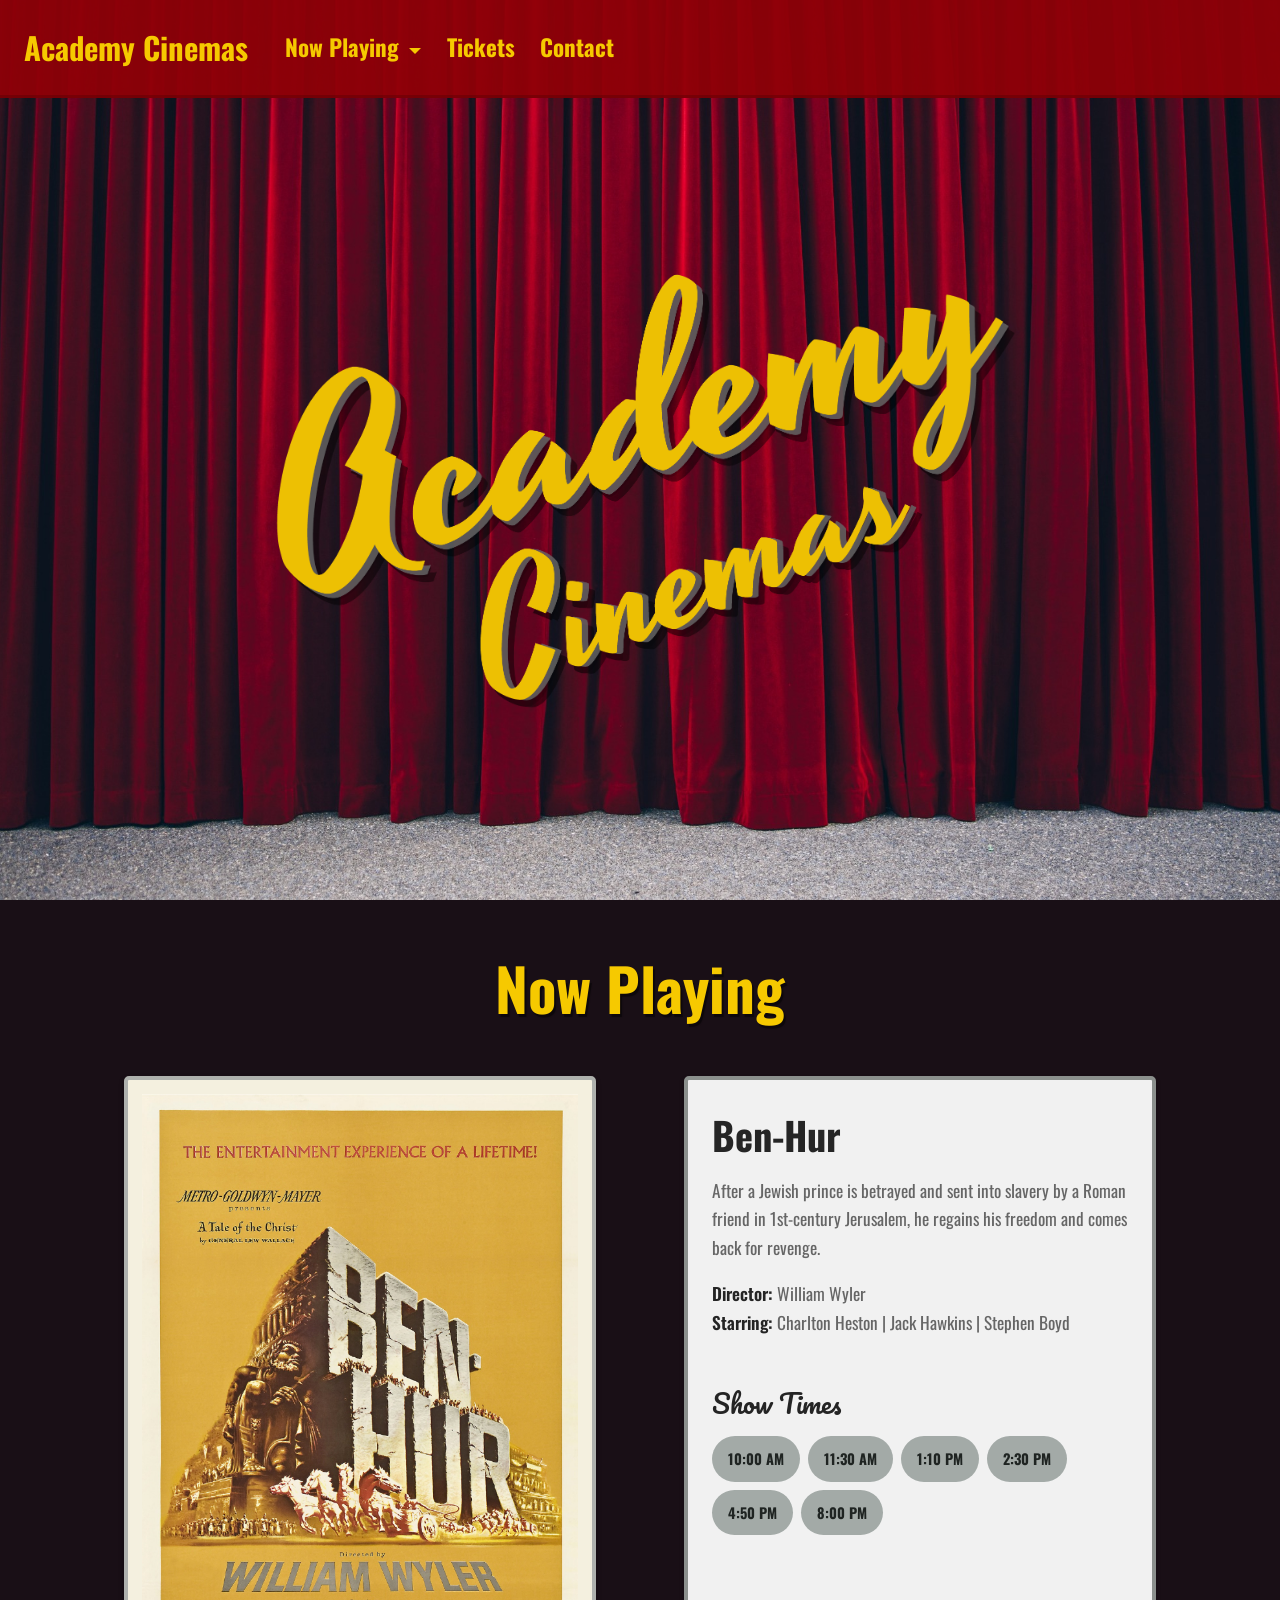
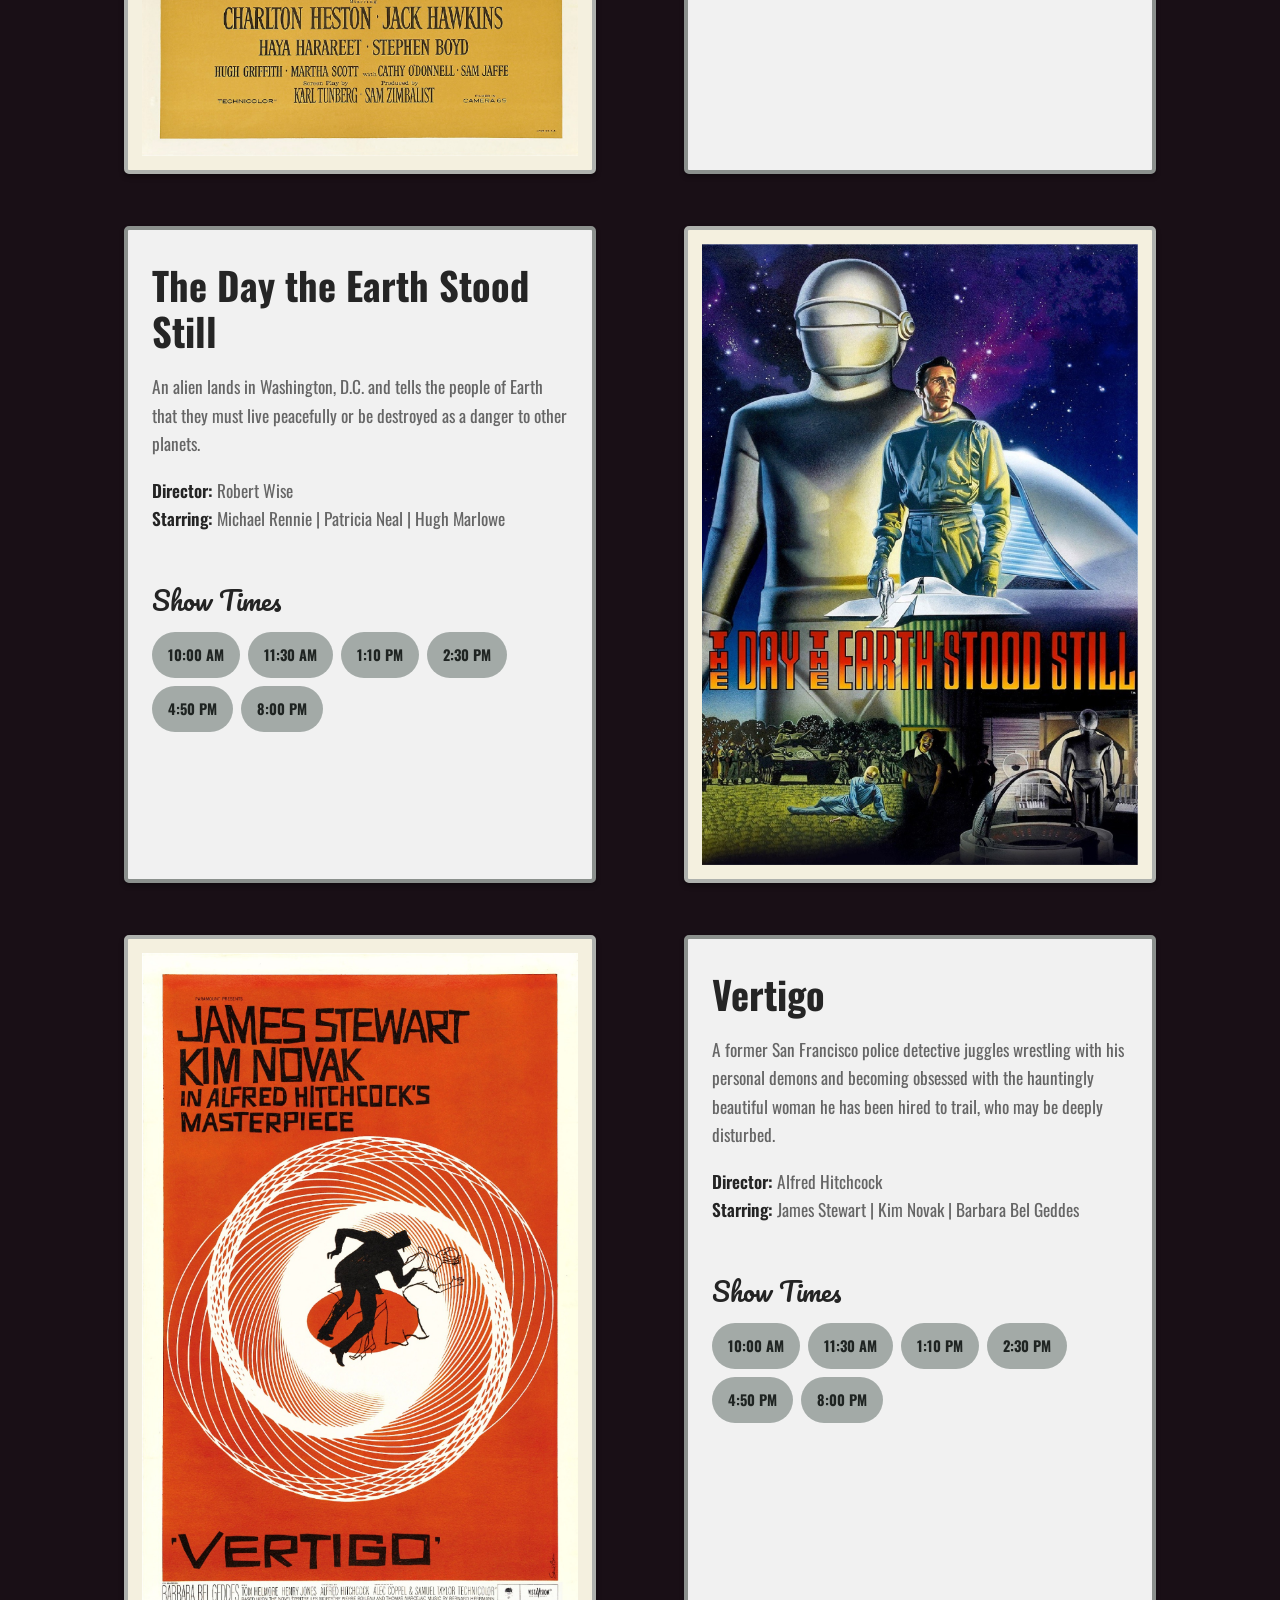
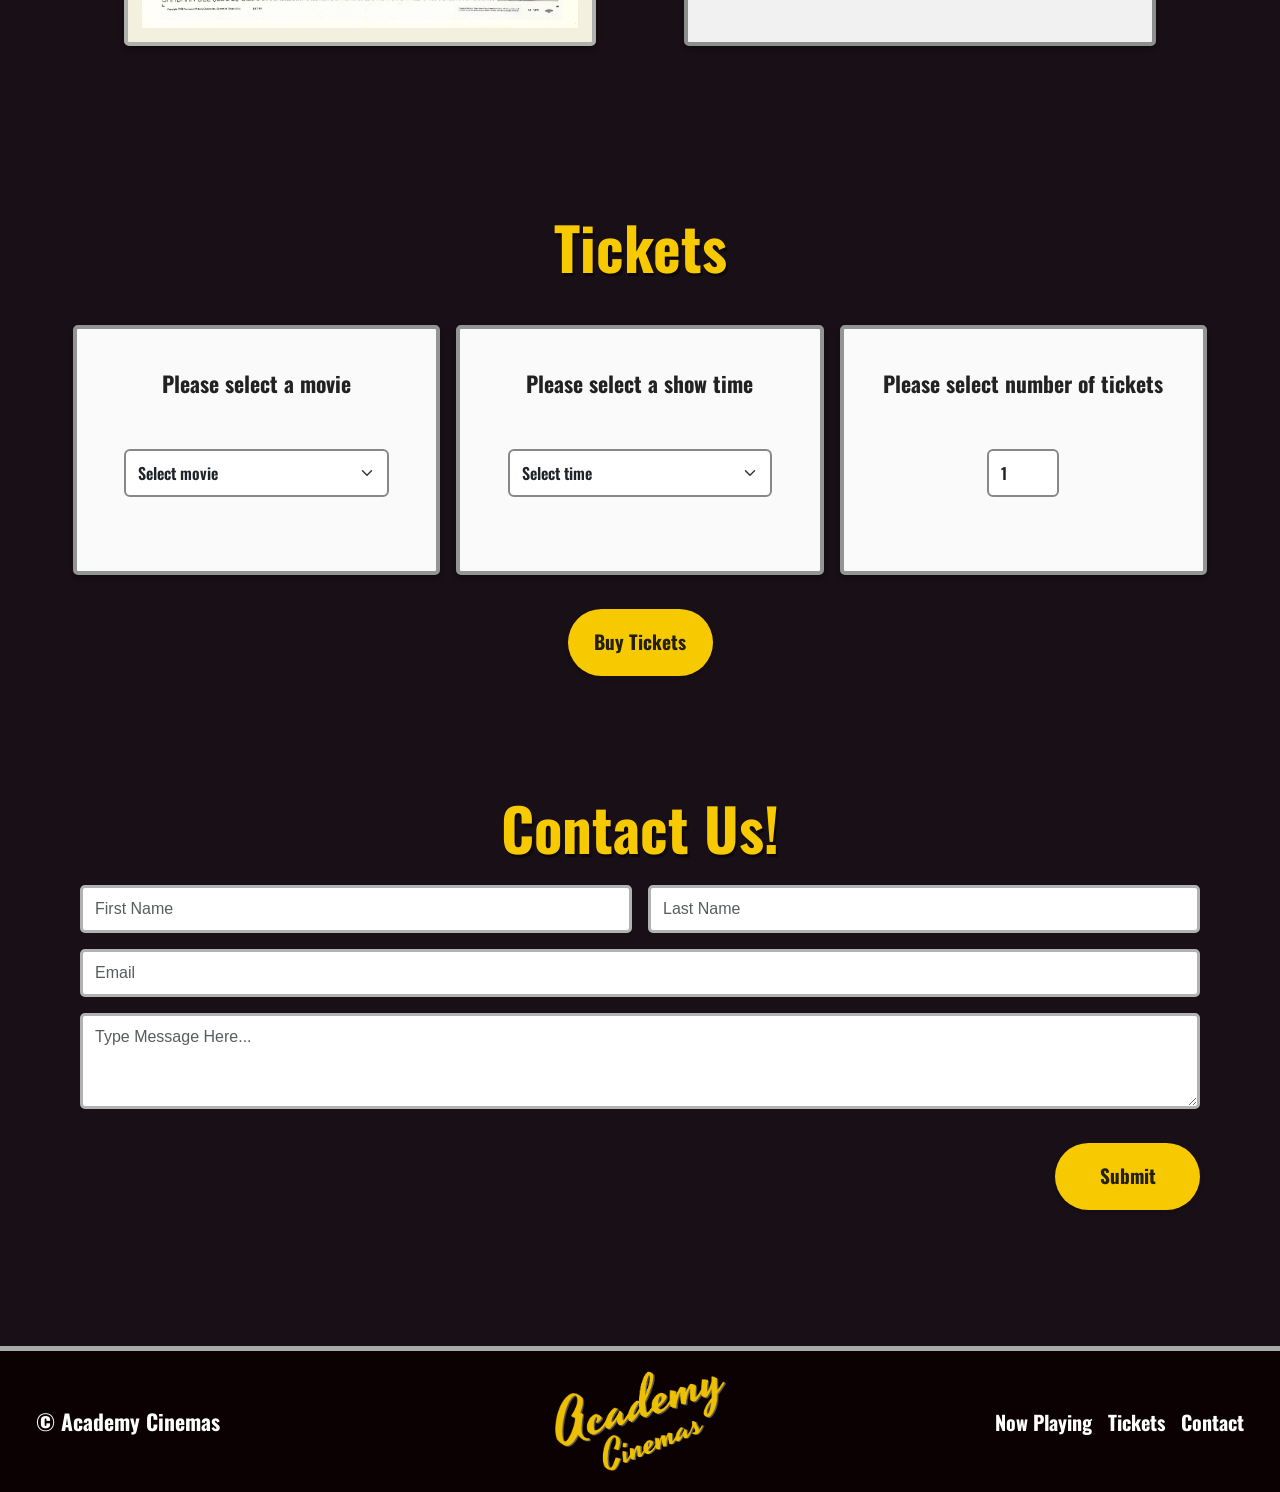
<file: Academy-Cinemas/index.html>
<!DOCTYPE html>
<html lang="en">
<head>
  <meta charset="UTF-8">
  <meta name="viewport" content="width=device-width, initial-scale=1">
  <title>Academy Cinemas</title>
  <!-- Bootstrap 5 CSS: official CDN -->
  <link href="https://cdn.jsdelivr.net/npm/bootstrap@5.3.3/dist/css/bootstrap.min.css" rel="stylesheet">
  <!-- Google Fonts used to approximate the bold/condensed tutorial typography -->
  <link href="https://fonts.googleapis.com/css2?family=Oswald:wght@400;500;600;700&family=Pacifico&display=swap" rel="stylesheet">
  <link rel="stylesheet" href="style.css">
</head>
<body>
  <!-- Bootstrap navbar -->
  <nav class="navbar navbar-expand-lg navbar-dark fixed-top cinema-navbar">
    <div class="container-fluid px-4">
      <a class="navbar-brand" href="#home">Academy Cinemas</a>
      <button class="navbar-toggler" type="button" data-bs-toggle="collapse" data-bs-target="#academyNav" aria-controls="academyNav" aria-expanded="false" aria-label="Toggle navigation">
        <span class="navbar-toggler-icon"></span>
      </button>
      <div class="collapse navbar-collapse" id="academyNav">
        <ul class="navbar-nav">
          <li class="nav-item dropdown">
            <a class="nav-link dropdown-toggle" href="#" id="playingDropdown" role="button" data-bs-toggle="dropdown" aria-expanded="false">Now Playing</a>
            <ul class="dropdown-menu" aria-labelledby="playingDropdown">
              <li><a class="dropdown-item" href="#ben-hur">Ben-Hur</a></li>
              <li><a class="dropdown-item" href="#earth-stood-still">The Day the Earth Stood Still</a></li>
              <li><a class="dropdown-item" href="#vertigo">Vertigo</a></li>
            </ul>
          </li>
          <li class="nav-item"><a class="nav-link" href="#tickets">Tickets</a></li>
          <li class="nav-item"><a class="nav-link" href="#contact">Contact</a></li>
        </ul>
      </div>
    </div>
  </nav>

  <main>
    <!-- Hero -->
    <section id="home" class="hero-section">
      <img src="images/logo.png" class="hero-logo" alt="Academy Cinemas">
    </section>

    <!-- Movie listings: alternating poster/details columns like the course reference -->
    <section id="movies" class="container-fluid movie-section">
      <h1 class="section-title">Now Playing</h1>
      <div class="row movie-row align-items-stretch" id="ben-hur">
        <div class="col-md-6 poster-column">
          <div class="poster-frame"><img src="images/ben-hur.jpg" alt="Ben-Hur movie poster"></div>
        </div>
        <div class="col-md-6 details-column">
          <article class="movie-details">
            <h2>Ben-Hur</h2>
            <p>After a Jewish prince is betrayed and sent into slavery by a Roman friend in 1st-century Jerusalem, he regains his freedom and comes back for revenge.</p>
            <p><strong>Director:</strong> William Wyler<br><strong>Starring:</strong> Charlton Heston | Jack Hawkins | Stephen Boyd</p>
            <h3 class="showtimes-heading">Show Times</h3>
            <div class="showtime-buttons">
              <a href="#tickets" class="btn showtime">10:00 AM</a>
              <a href="#tickets" class="btn showtime">11:30 AM</a>
              <a href="#tickets" class="btn showtime">1:10 PM</a>
              <a href="#tickets" class="btn showtime">2:30 PM</a>
              <a href="#tickets" class="btn showtime">4:50 PM</a>
              <a href="#tickets" class="btn showtime">8:00 PM</a>
            </div>
          </article>
        </div>
      </div>

      <div class="row movie-row align-items-stretch" id="earth-stood-still">
        <div class="col-md-6 details-column order-md-1">
          <article class="movie-details">
            <h2>The Day the Earth Stood Still</h2>
            <p>An alien lands in Washington, D.C. and tells the people of Earth that they must live peacefully or be destroyed as a danger to other planets.</p>
            <p><strong>Director:</strong> Robert Wise<br><strong>Starring:</strong> Michael Rennie | Patricia Neal | Hugh Marlowe</p>
            <h3 class="showtimes-heading">Show Times</h3>
            <div class="showtime-buttons">
              <a href="#tickets" class="btn showtime">10:00 AM</a>
              <a href="#tickets" class="btn showtime">11:30 AM</a>
              <a href="#tickets" class="btn showtime">1:10 PM</a>
              <a href="#tickets" class="btn showtime">2:30 PM</a>
              <a href="#tickets" class="btn showtime">4:50 PM</a>
              <a href="#tickets" class="btn showtime">8:00 PM</a>
            </div>
          </article>
        </div>
        <div class="col-md-6 poster-column order-md-2">
          <div class="poster-frame"><img src="images/earth-stood-still.jpg" alt="The Day the Earth Stood Still movie poster"></div>
        </div>
      </div>

      <div class="row movie-row align-items-stretch" id="vertigo">
        <div class="col-md-6 poster-column">
          <div class="poster-frame"><img src="images/vertigo.jpg" alt="Vertigo movie poster"></div>
        </div>
        <div class="col-md-6 details-column">
          <article class="movie-details">
            <h2>Vertigo</h2>
            <p>A former San Francisco police detective juggles wrestling with his personal demons and becoming obsessed with the hauntingly beautiful woman he has been hired to trail, who may be deeply disturbed.</p>
            <p><strong>Director:</strong> Alfred Hitchcock<br><strong>Starring:</strong> James Stewart | Kim Novak | Barbara Bel Geddes</p>
            <h3 class="showtimes-heading">Show Times</h3>
            <div class="showtime-buttons">
              <a href="#tickets" class="btn showtime">10:00 AM</a>
              <a href="#tickets" class="btn showtime">11:30 AM</a>
              <a href="#tickets" class="btn showtime">1:10 PM</a>
              <a href="#tickets" class="btn showtime">2:30 PM</a>
              <a href="#tickets" class="btn showtime">4:50 PM</a>
              <a href="#tickets" class="btn showtime">8:00 PM</a>
            </div>
          </article>
        </div>
      </div>
    </section>

    <!-- Tickets section -->
    <section id="tickets" class="container-fluid ticket-section">
      <h1 class="section-title">Tickets</h1>
      <form class="row g-3 ticket-form" id="ticketForm">
        <div class="col-md-4">
          <div class="ticket-card">
            <label for="ticketMovie" class="form-label">Please select a movie</label>
            <select id="ticketMovie" class="form-select" required>
              <option value="">Select movie</option>
              <option>Ben-Hur</option>
              <option>The Day the Earth Stood Still</option>
              <option>Vertigo</option>
            </select>
          </div>
        </div>
        <div class="col-md-4">
          <div class="ticket-card">
            <label for="ticketTime" class="form-label">Please select a show time</label>
            <select id="ticketTime" class="form-select" required>
              <option value="">Select time</option>
              <option>10:00 AM</option><option>11:30 AM</option><option>1:10 PM</option>
              <option>2:30 PM</option><option>4:50 PM</option><option>8:00 PM</option>
            </select>
          </div>
        </div>
        <div class="col-md-4">
          <div class="ticket-card">
            <label for="ticketQuantity" class="form-label">Please select number of tickets</label>
            <input id="ticketQuantity" class="form-control quantity-input" type="number" min="1" max="10" value="1" required>
          </div>
        </div>
        <div class="col-12 text-center">
          <button type="submit" class="btn cinema-button">Buy Tickets</button>
          <p id="ticketMessage" class="form-feedback" role="status"></p>
        </div>
      </form>
    </section>

    <!-- Contact section -->
    <section id="contact" class="container-fluid contact-section">
      <h1 class="section-title">Contact Us!</h1>
      <form id="contactForm" class="contact-form">
        <div class="row g-3">
          <div class="col-md-6"><input class="form-control" type="text" placeholder="First Name" aria-label="First Name" required></div>
          <div class="col-md-6"><input class="form-control" type="text" placeholder="Last Name" aria-label="Last Name" required></div>
          <div class="col-12"><input class="form-control" type="email" placeholder="Email" aria-label="Email" required></div>
          <div class="col-12"><textarea class="form-control" rows="3" placeholder="Type Message Here..." aria-label="Type Message Here" required></textarea></div>
          <div class="col-12 text-end"><button type="submit" class="btn cinema-button">Submit</button></div>
        </div>
        <p id="contactMessage" class="form-feedback text-end" role="status"></p>
      </form>
    </section>
  </main>

  <!-- Bootstrap footer -->
  <footer class="cinema-footer">
    <div class="container-fluid">
      <div class="row align-items-center">
        <div class="col-md-4 footer-copy">&copy; Academy Cinemas</div>
        <div class="col-md-4 text-center"><a href="#home"><img src="images/logo.png" alt="Academy Cinemas logo" class="footer-logo"></a></div>
        <div class="col-md-4 footer-links"><a href="#movies">Now Playing</a><a href="#tickets">Tickets</a><a href="#contact">Contact</a></div>
      </div>
    </div>
  </footer>
  <script src="https://cdn.jsdelivr.net/npm/bootstrap@5.3.3/dist/js/bootstrap.bundle.min.js"></script>
  <script>
    document.getElementById('ticketForm').addEventListener('submit', function (event) {
      event.preventDefault();
      const movie = document.getElementById('ticketMovie').value;
      const time = document.getElementById('ticketTime').value;
      const count = document.getElementById('ticketQuantity').value;
      document.getElementById('ticketMessage').textContent = count + ' ticket(s) selected for ' + movie + ' at ' + time + '. This class demo does not process payment.';
    });
    document.getElementById('contactForm').addEventListener('submit', function (event) {
      event.preventDefault();
      document.getElementById('contactMessage').textContent = 'Thank you! This demo form is not connected to an email service.';
      this.reset();
    });
  </script>
</body>
</html>
</file>
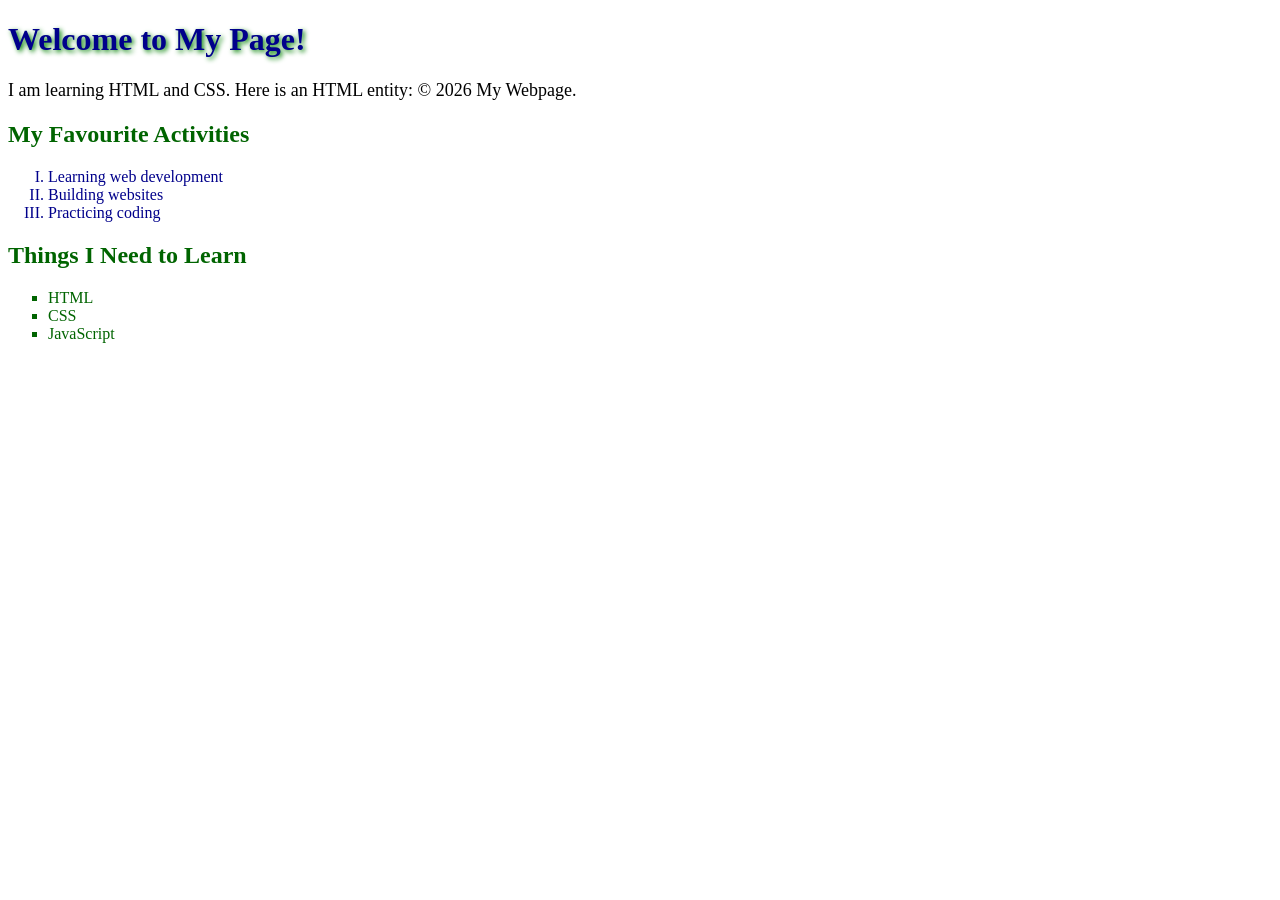
<file: Basic_HTML_and_CSS/Basic_HTML_5.html>
<!DOCTYPE html>
<html lang="en">
<head>
    <meta charset="UTF-8">
    <meta name="viewport" content="width=device-width, initial-scale=1.0">
    <title>My HTML and CSS Page</title>
    <link rel="stylesheet" type="text/css" href="Basic_CSS_2.css">
</head>
<body>

    <h1>Welcome to My Page!</h1>

    <p>
        I am learning HTML and CSS. Here is an HTML entity:
        &copy; 2026 My Webpage.
    </p>

    <h2>My Favourite Activities</h2>

    <ol>
        <li>Learning web development</li>
        <li>Building websites</li>
        <li>Practicing coding</li>
    </ol>

    <h2>Things I Need to Learn</h2>

    <ul>
        <li>HTML</li>
        <li>CSS</li>
        <li>JavaScript</li>
    </ul>

</body>
</html>
</file>
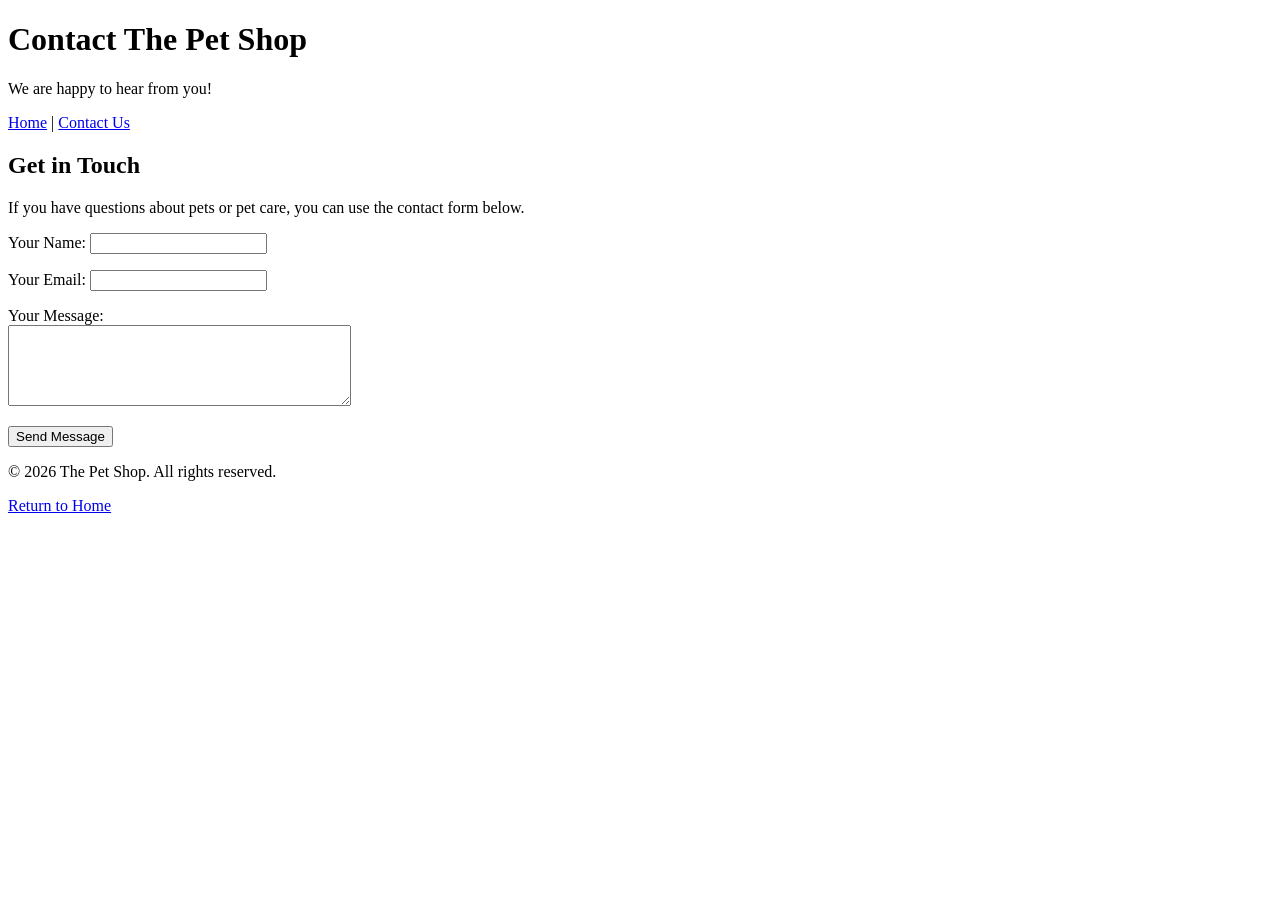
<file: The-Pet-Shop-Website/contact.html>
<!DOCTYPE html>
<html lang="en">
<head>
    <meta charset="UTF-8">
    <meta name="viewport" content="width=device-width, initial-scale=1.0">
    <meta name="description" content="Contact The Pet Shop for general questions, pet care information, and assistance from our friendly team.">
    <title>The Pet Shop - Contact Us</title>
</head>
<body>

    <header>
        <h1>Contact The Pet Shop</h1>
        <p>We are happy to hear from you!</p>
    </header>

    <nav>
        <a href="index.html">Home</a> |
        <a href="contact.html">Contact Us</a>
    </nav>

    <main>
        <section>
            <h2>Get in Touch</h2>
            <p>
                If you have questions about pets or pet care, you can
                use the contact form below.
            </p>

            <form action="#" method="get">
                <p>
                    <label for="name">Your Name:</label>
                    <input type="text" id="name" name="name" required>
                </p>

                <p>
                    <label for="email">Your Email:</label>
                    <input type="email" id="email" name="email" required>
                </p>

                <p>
                    <label for="message">Your Message:</label><br>
                    <textarea id="message" name="message"
                              rows="5" cols="40" required></textarea>
                </p>

                <button type="submit">Send Message</button>
            </form>
        </section>
    </main>

    <footer>
        <p>&copy; 2026 The Pet Shop. All rights reserved.</p>
        <p><a href="index.html">Return to Home</a></p>
    </footer>

</body>
</html>
</file>
<file: Academy-Cinemas/style.css>
/* Academy Cinemas - styles inspired by the provided course screenshots */
:root {
  --academy-red: #8f0008;
  --academy-yellow: #f6c900;
  --academy-gray: #a0a6a3;
  --academy-white: #f7f7f7;
}
* { box-sizing: border-box; }
html { scroll-behavior: smooth; scroll-padding-top: 105px; }
body {
  padding-top: 92px;
  margin: 0;
  font-family: "Oswald", "Arial Narrow", Impact, sans-serif;
  color: #222;
  background: #190f16 url("images/theater-curtains.jpg") center top / cover fixed no-repeat;
}
.cinema-navbar {
  min-height: 98px;
  background: rgba(143, 0, 8, .94);
  border-bottom: 3px solid rgba(80, 0, 0, .35);
  padding-top: 10px;
  padding-bottom: 10px;
  z-index: 1030;
}
.cinema-navbar .navbar-brand {
  color: var(--academy-yellow);
  font-family: "Oswald", "Arial Black", sans-serif;
  font-weight: 700;
  font-size: clamp(1.7rem, 2.4vw, 2.25rem);
  margin-right: 24px;
  white-space: nowrap;
}
.cinema-navbar .navbar-brand:hover { color: #ffe46a; }
.cinema-navbar .navbar-nav { align-items: center; }
.cinema-navbar .nav-link {
  color: var(--academy-yellow);
  font-size: clamp(1.25rem, 1.8vw, 1.8rem);
  font-weight: 700;
  padding: .5rem .8rem !important;
}
.cinema-navbar .nav-link:hover,
.cinema-navbar .nav-link:focus,
.cinema-navbar .nav-link.show { color: #fff; }
.cinema-navbar .dropdown-toggle::after {
  margin-left: .65rem;
  vertical-align: .15em;
  border-top-color: var(--academy-yellow);
}
.cinema-navbar .dropdown-menu {
  min-width: 350px;
  padding: 0;
  margin-top: 10px;
  background: #9da39f;
  border: 2px solid #777b77;
  border-radius: 0;
  box-shadow: 0 6px 12px rgba(0,0,0,.28);
}
.cinema-navbar .dropdown-item {
  text-align: center;
  white-space: normal;
  color: #1e2721;
  font-size: 1.35rem;
  font-weight: 700;
  padding: 18px 12px;
  border-bottom: 2px solid #b79a42;
}
.cinema-navbar .dropdown-item:last-child { border-bottom: 0; }
.cinema-navbar .dropdown-item:hover { background: #d4d7d2; color: #151a16; }
.cinema-navbar .navbar-toggler { border-color: rgba(255,255,255,.6); }
.cinema-navbar .navbar-toggler-icon { filter: brightness(0) invert(1); }

.hero-section {
  min-height: calc(100vh - 92px);
  display: flex;
  justify-content: center;
  align-items: center;
  padding: 42px 20px 56px;
}
.hero-logo {
  display: block;
  width: min(70vw, 780px);
  max-height: 62vh;
  object-fit: contain;
  filter: drop-shadow(6px 7px 0 rgba(0,0,0,.52));
}
.movie-section, .ticket-section, .contact-section {
  padding: 34px clamp(20px, 5vw, 80px) 70px;
}
.section-title {
  text-align: center;
  color: var(--academy-yellow);
  font-size: clamp(2.7rem, 4.6vw, 4.2rem);
  font-weight: 700;
  line-height: 1.15;
  margin: 20px 0 54px;
  text-shadow: 2px 3px 1px rgba(0,0,0,.5);
}
.movie-row {
  max-width: 1120px;
  margin: 0 auto 52px;
  --bs-gutter-x: 5.5rem;
  row-gap: 24px;
}
.poster-column, .details-column { display: flex; align-items: stretch; }
.poster-frame {
  width: 100%;
  min-height: 100%;
  display: flex;
  justify-content: center;
  align-items: flex-start;
  padding: 14px;
  background: #f4f0df;
  border: 4px solid #aeb1ad;
  border-radius: 5px;
  box-shadow: 0 3px 5px rgba(0,0,0,.35);
}
.poster-frame img {
  display: block;
  width: 100%;
  max-height: 720px;
  object-fit: contain;
}
.movie-details {
  width: 100%;
  padding: 32px 24px;
  background: rgba(250,250,250,.96);
  border: 4px solid #8b908d;
  border-radius: 5px;
  box-shadow: 0 3px 5px rgba(0,0,0,.3);
  font-family: "Oswald", "Arial Narrow", sans-serif;
}
.movie-details h2 {
  font-size: clamp(2rem, 3vw, 2.65rem);
  font-weight: 700;
  margin: 0 0 18px;
  color: #252525;
}
.movie-details p {
  font-family: "Oswald", "Arial Narrow", sans-serif;
  color: #666;
  font-size: 1.08rem;
  line-height: 1.65;
  margin-bottom: 18px;
}
.movie-details p strong { color: #242424; font-weight: 600; }
.showtimes-heading {
  margin: 52px 0 16px;
  color: #242424;
  font-family: "Pacifico", cursive;
  font-size: 1.65rem;
}
.showtime-buttons { display: flex; flex-wrap: wrap; gap: 8px; }
.showtime {
  border: 0;
  border-radius: 30px;
  background: #a3aaa7;
  color: #1f2422;
  font-weight: 700;
  padding: 12px 16px;
  font-size: .9rem;
}
.showtime:hover { background: var(--academy-yellow); color: #171717; }
.ticket-section { padding-top: 25px; padding-bottom: 70px; }
.ticket-section .section-title { margin-bottom: 28px; }
.ticket-form { max-width: 1150px; margin: 0 auto; }
.ticket-card {
  min-height: 250px;
  padding: 38px 24px;
  background: #fafafa;
  border: 4px solid #929693;
  border-radius: 5px;
  box-shadow: 0 3px 5px rgba(0,0,0,.3);
  display: flex;
  flex-direction: column;
  justify-content: flex-start;
  align-items: center;
}
.ticket-card .form-label {
  min-height: 58px;
  text-align: center;
  font-size: 1.35rem;
  font-weight: 700;
  margin-bottom: 24px;
}
.ticket-card .form-select { width: 85%; min-height: 48px; border: 2px solid #888; font-weight: 600; }
.ticket-card .quantity-input { width: 72px; min-height: 48px; border: 2px solid #888; font-weight: 600; }
.cinema-button {
  margin-top: 18px;
  min-width: 145px;
  border: 0;
  border-radius: 40px;
  padding: 19px 26px;
  color: #25200c;
  background: var(--academy-yellow);
  font-family: "Oswald", sans-serif;
  font-size: 1.2rem;
  font-weight: 700;
  box-shadow: 0 2px 4px rgba(0,0,0,.18);
}
.cinema-button:hover { background: #ffe15a; color: #111; }
.form-feedback { color: #fff; margin-top: 12px; font-size: 1rem; }
.contact-section { padding-top: 12px; padding-bottom: 120px; }
.contact-section .section-title { margin-bottom: 24px; }
.contact-form { max-width: 1120px; margin: 0 auto; }
.contact-form .form-control {
  border: 3px solid #b1b3b0;
  border-radius: 5px;
  padding: 9px 12px;
  font-family: Arial, sans-serif;
  font-size: 1rem;
  background: #fff;
}
.contact-form textarea { min-height: 88px; }
.contact-form .cinema-button { min-width: 145px; }
.cinema-footer {
  border-top: 5px solid #a7aaa6;
  padding: 18px 24px;
  min-height: 135px;
  color: #fff;
  background: rgba(12, 0, 2, .94);
  font-weight: 700;
}
.footer-copy { font-size: 1.35rem; }
.footer-logo { width: 210px; max-height: 105px; object-fit: contain; }
.footer-links { display: flex; justify-content: flex-end; align-items: center; gap: 16px; }
.footer-links a { color: #fff; text-decoration: none; font-size: 1.25rem; white-space: nowrap; }
.footer-links a:hover { color: var(--academy-yellow); }
@media (max-width: 991.98px) {
  body { padding-top: 84px; }
  .cinema-navbar { min-height: 84px; }
  .cinema-navbar .navbar-nav { align-items: stretch; padding-top: 8px; }
  .cinema-navbar .dropdown-menu { min-width: min(350px, 92vw); }
  .hero-section { min-height: calc(78vh - 30px); }
  .hero-logo { width: min(82vw, 720px); }
  .movie-row { --bs-gutter-x: 1.5rem; }
  .footer-copy, .footer-links { text-align: center; justify-content: center; }
}
@media (max-width: 767.98px) {
  .movie-row { max-width: 540px; }
  .poster-frame img { max-height: 650px; }
  .movie-details { padding: 24px 20px; }
  .ticket-card { min-height: 190px; padding: 26px 20px; }
  .ticket-card .form-label { min-height: auto; margin-bottom: 18px; }
  .cinema-footer .row { gap: 18px; }
  .footer-logo { width: 175px; }
}
@media (max-width: 575.98px) {
  .cinema-navbar .container-fluid { padding-left: 12px !important; padding-right: 12px !important; }
  .cinema-navbar .navbar-brand { font-size: 1.55rem; }
  .hero-logo { width: 94vw; }
  .section-title { margin-bottom: 32px; }
  .movie-section, .ticket-section, .contact-section { padding-left: 14px; padding-right: 14px; }
  .movie-row { margin-bottom: 36px; }
  .showtimes-heading { margin-top: 30px; }
  .footer-links { flex-wrap: wrap; gap: 10px; }
}
</file>
<file: Basic_HTML_and_CSS/Basic_CSS_2.css>
/* Styles for the HTML page */

h1 {
    color: darkblue;
    text-shadow: 2px 2px 5px green;
}

h2 {
    color: darkgreen;
}

ol {
    color: darkblue;
    list-style-type: upper-roman;
}

ul {
    color: darkgreen;
    list-style-type: square;
}

p {
    font-size: 18px;
}
</file>
